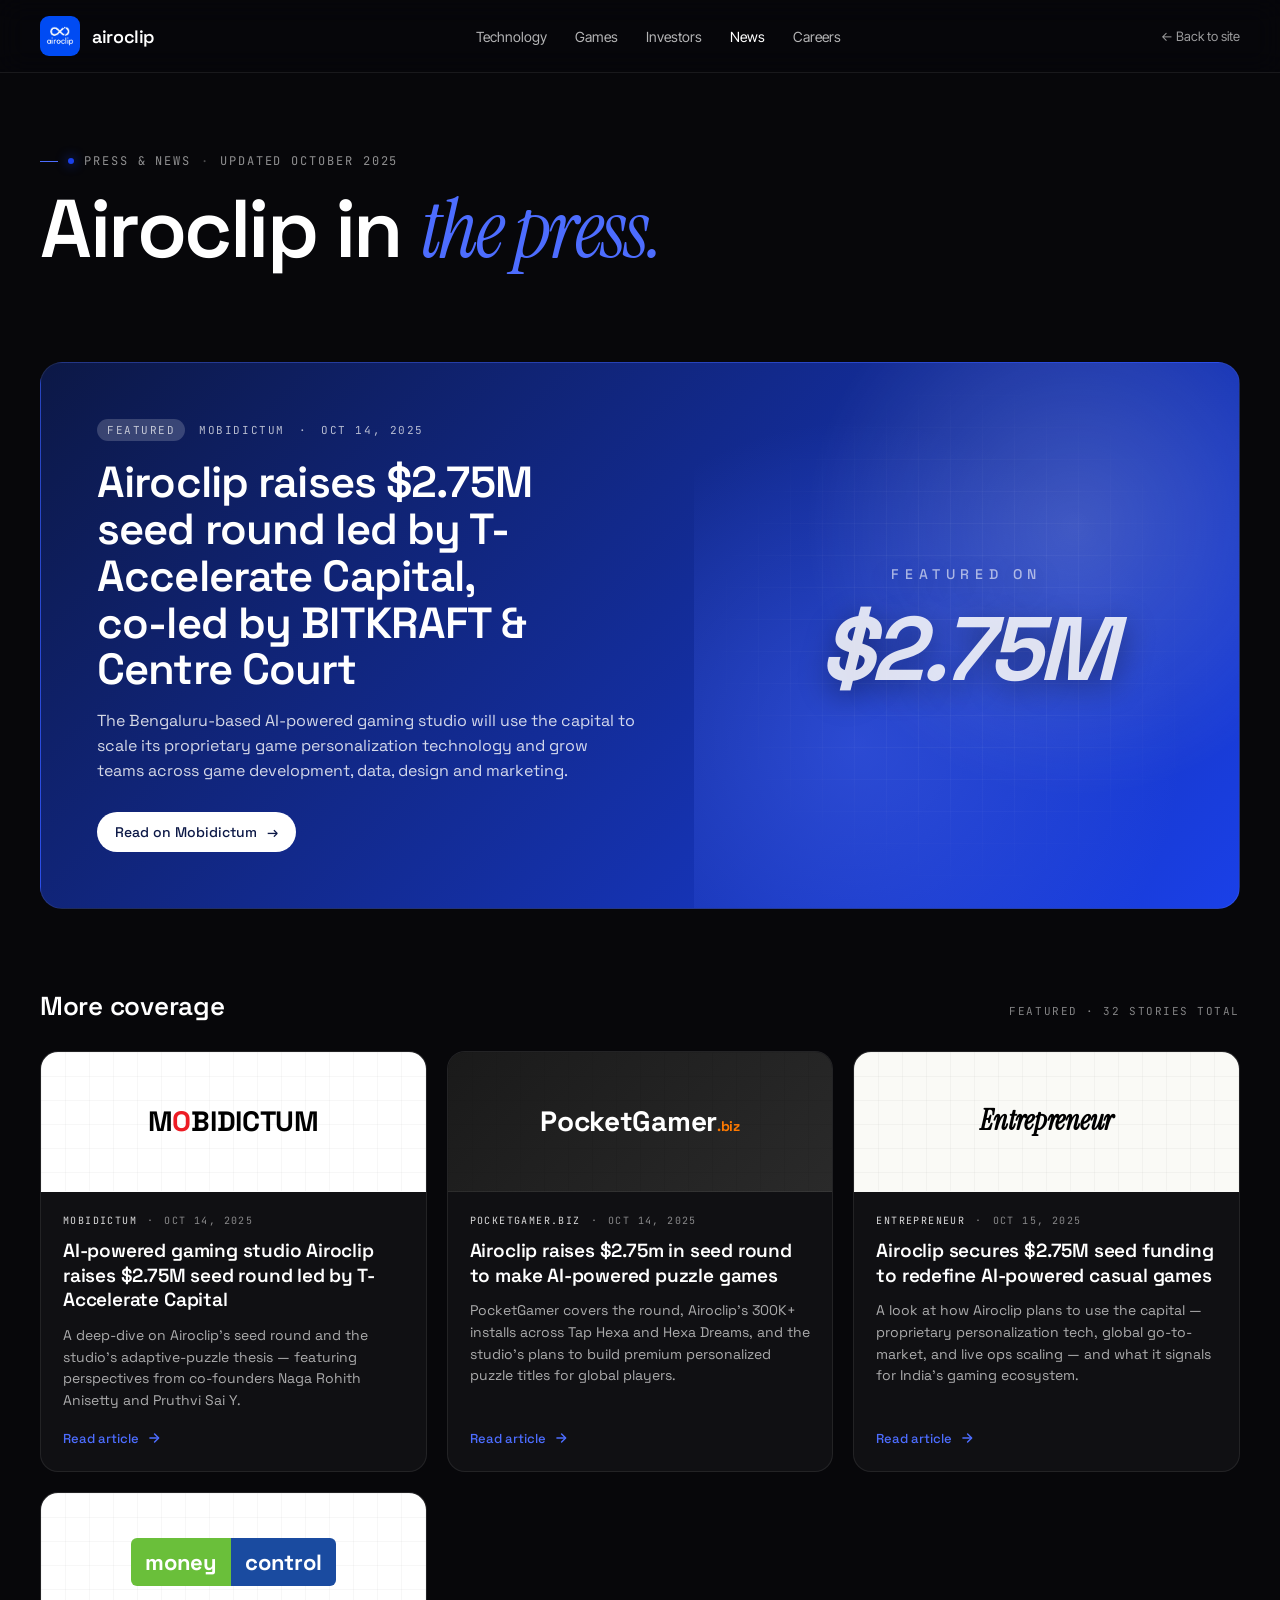
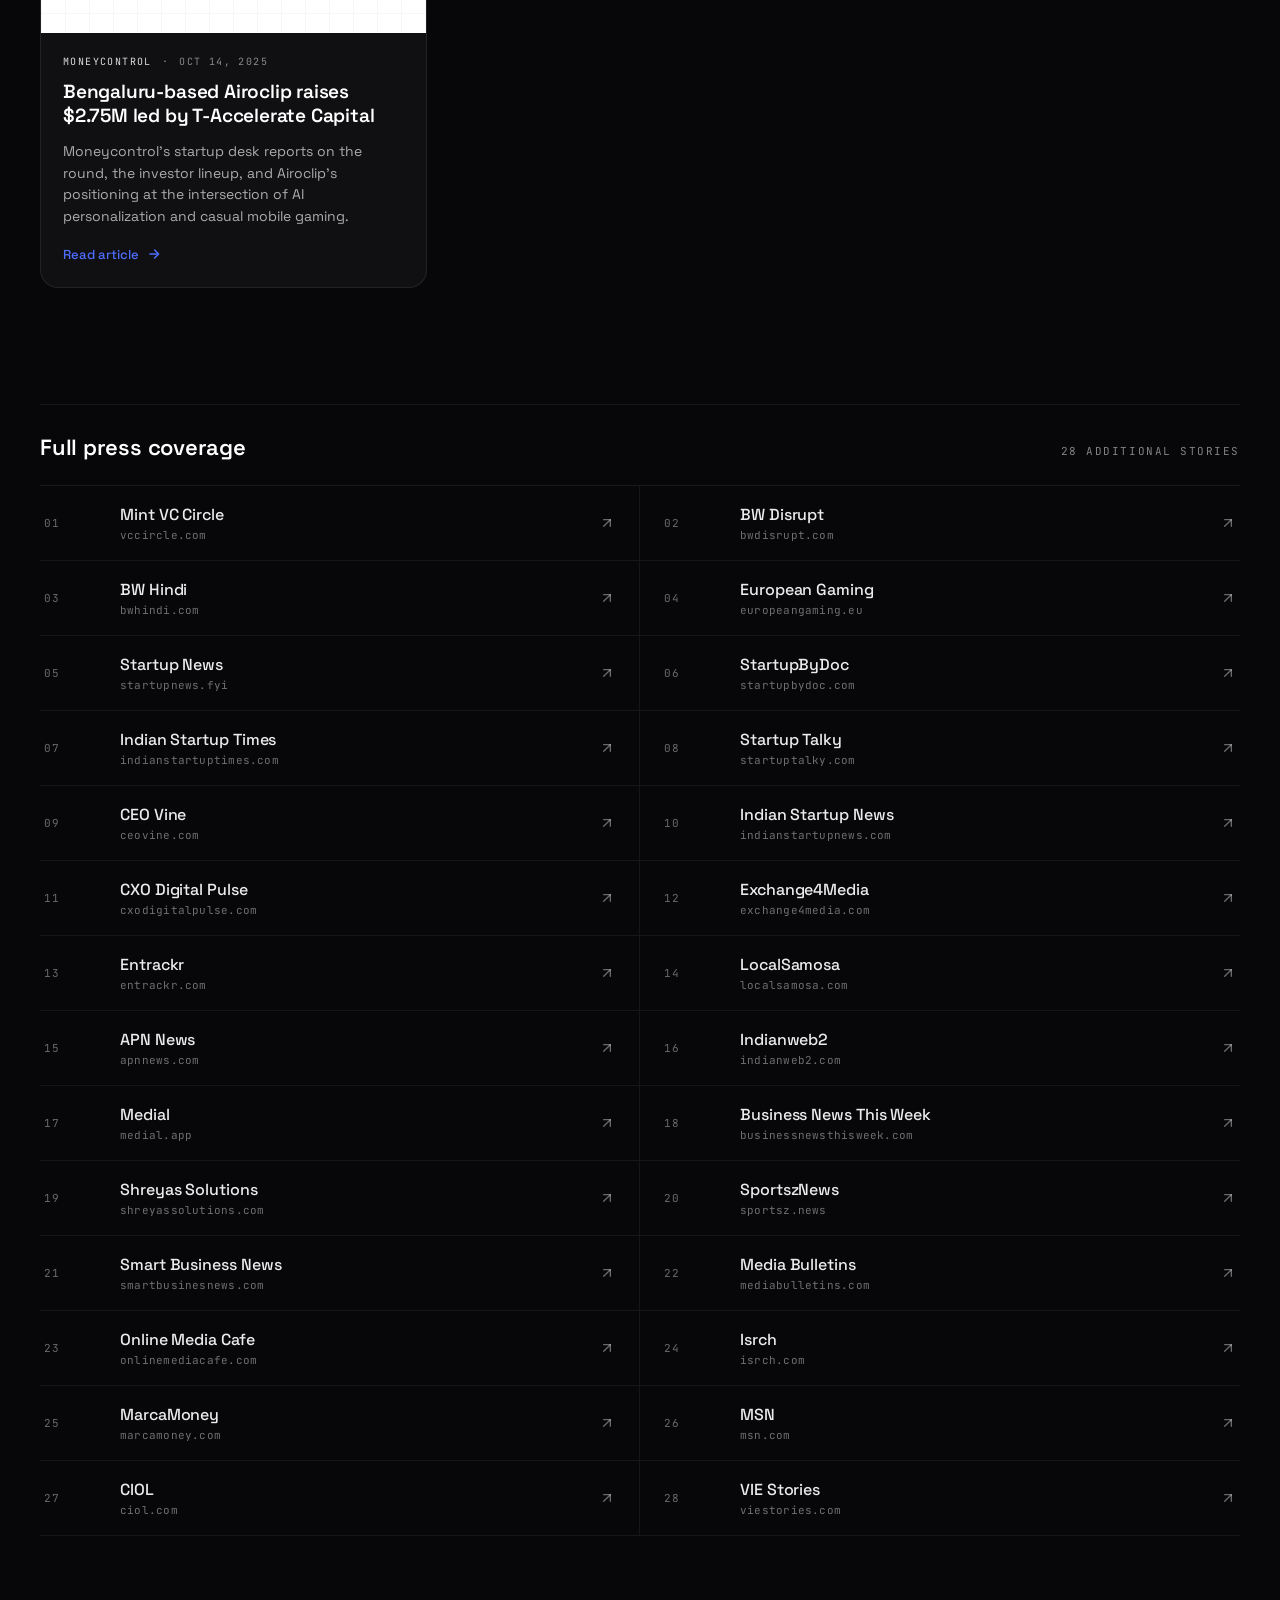
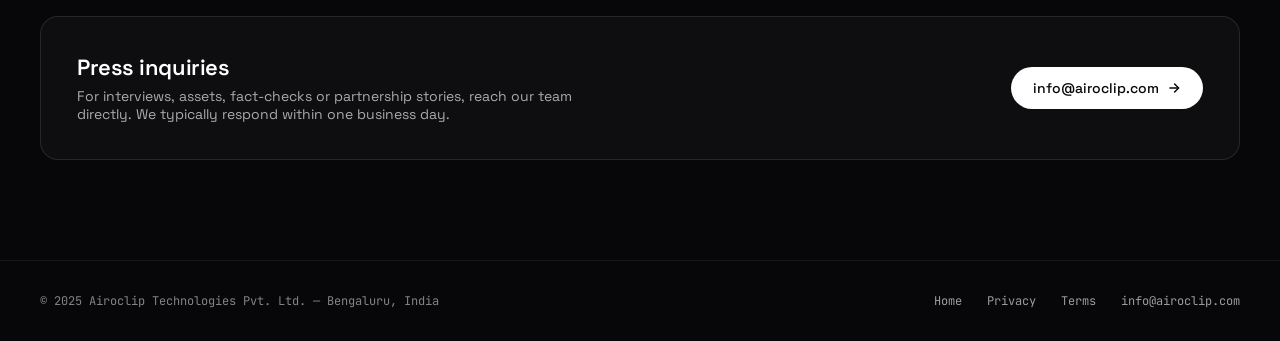
<file: news.html>
<!doctype html>
<html lang="en">
<head>
<meta charset="utf-8" />
<meta name="viewport" content="width=device-width, initial-scale=1" />
<title>News — Airoclip</title>
<meta name="description" content="Press coverage and news featuring Airoclip — AI-powered casual gaming studio based in Bengaluru." />
<link rel="icon" type="image/png" href="assets/airoclip-logo.png" />

<link rel="preconnect" href="https://fonts.googleapis.com">
<link rel="preconnect" href="https://fonts.gstatic.com" crossorigin>
<link href="https://fonts.googleapis.com/css2?family=Space+Grotesk:wght@400;500;600;700&family=Inter+Tight:wght@400;500;600;700&family=Instrument+Serif:ital@0;1&family=JetBrains+Mono:wght@400;500&display=swap" rel="stylesheet">

<link rel="stylesheet" href="styles/shared.css" />
<link rel="stylesheet" href="styles/studio.css" />

<style>
  body { background: #07070a; }

  .news-page { min-height: 100vh; }

  /* Top nav (matches studio.jsx) */
  .news-nav {
    position: sticky; top: 0; z-index: 50;
    background: rgba(7,7,10,0.7); backdrop-filter: blur(14px);
    border-bottom: 1px solid rgba(255,255,255,0.08);
    padding: 16px 40px;
    display: flex; align-items: center; justify-content: space-between;
    font-family: 'Inter Tight', system-ui, sans-serif;
  }
  .news-nav .brand { display: flex; align-items: center; gap: 12px; font-weight: 600; font-size: 18px; letter-spacing: -0.02em; font-family: 'Space Grotesk', sans-serif; color: #fff; }
  .news-nav .brand .mark { width: 40px; height: 40px; border-radius: 9px; overflow: hidden; display: block; }
  .news-nav .brand .mark img { width: 100%; height: 100%; display: block; object-fit: cover; }
  .news-nav .links { display: flex; gap: 28px; font-size: 14px; }
  .news-nav .links a { color: rgba(255,255,255,0.7); transition: color .15s; }
  .news-nav .links a:hover, .news-nav .links a.active { color: #fff; }
  .news-nav .back { font-size: 13px; color: rgba(255,255,255,0.6); }
  .news-nav .back:hover { color: #fff; }
  @media (max-width: 760px) {
    .news-nav { padding: 14px 20px; }
    .news-nav .links { display: none; }
  }

  /* Hero */
  .news-hero {
    max-width: 1280px; margin: 0 auto;
    padding: 80px 40px 40px;
    color: #fff;
  }
  .news-hero .eyebrow {
    font-family: 'JetBrains Mono', monospace;
    font-size: 12px; letter-spacing: 0.16em; text-transform: uppercase;
    color: rgba(255,255,255,0.55);
    display: flex; align-items: center; gap: 10px;
  }
  .news-hero .eyebrow .dot { width: 6px; height: 6px; border-radius: 50%; background: #1a40e8; box-shadow: 0 0 12px #1a40e8; }
  .news-hero h1 {
    font-family: 'Space Grotesk', system-ui, sans-serif;
    font-weight: 600;
    font-size: clamp(44px, 6.4vw, 84px);
    line-height: 1.02; letter-spacing: -0.03em;
    margin-top: 18px;
    text-wrap: pretty;
  }
  .news-hero h1 em {
    font-family: 'Instrument Serif', serif;
    font-style: italic; font-weight: 400;
    color: #4d6dff;
  }
  .news-hero .lede {
    margin-top: 26px;
    max-width: 640px;
    font-size: 18px; line-height: 1.55;
    color: rgba(255,255,255,0.7);
  }

  /* Featured lead */
  .news-lead {
    max-width: 1280px; margin: 24px auto 56px; padding: 0 40px;
  }
  .news-lead a {
    display: grid; grid-template-columns: 1.2fr 1fr;
    gap: 0;
    border-radius: 22px; overflow: hidden;
    background: linear-gradient(135deg, #0c1846 0%, #1a40e8 100%);
    color: #fff;
    border: 1px solid rgba(255,255,255,0.08);
    transition: transform .25s ease, box-shadow .25s ease;
  }
  .news-lead a:hover { transform: translateY(-3px); box-shadow: 0 30px 80px -20px rgba(26,64,232,0.5); }
  .news-lead .lead-text { padding: 56px 56px; }
  .news-lead .lead-meta {
    font-family: 'JetBrains Mono', monospace;
    font-size: 11px; letter-spacing: 0.14em; text-transform: uppercase;
    color: rgba(255,255,255,0.7);
    display: flex; gap: 14px; align-items: center;
  }
  .news-lead .lead-meta .pill { background: rgba(255,255,255,0.18); padding: 4px 10px; border-radius: 999px; }
  .news-lead h2 {
    font-family: 'Space Grotesk', system-ui, sans-serif;
    font-weight: 600;
    font-size: clamp(28px, 3.4vw, 44px);
    line-height: 1.08; letter-spacing: -0.02em;
    margin-top: 18px; text-wrap: pretty;
  }
  .news-lead p {
    margin-top: 16px;
    font-size: 16px; line-height: 1.55;
    color: rgba(255,255,255,0.82);
    max-width: 540px;
  }
  .news-lead .lead-arrow {
    display: inline-flex; align-items: center; gap: 10px;
    margin-top: 28px; padding: 11px 18px;
    border-radius: 999px;
    background: #fff; color: #0c1846;
    font-size: 14px; font-weight: 500;
  }
  .news-lead .lead-art {
    position: relative; min-height: 360px;
    background:
      radial-gradient(circle at 70% 30%, rgba(255,255,255,0.18) 0%, transparent 50%),
      radial-gradient(circle at 30% 70%, rgba(77,109,255,0.4) 0%, transparent 60%);
    overflow: hidden;
  }
  .news-lead .lead-art .pub-mono {
    position: absolute; inset: 0;
    display: grid; place-items: center;
    font-family: 'Space Grotesk', system-ui, sans-serif;
    font-size: 90px; font-weight: 700; letter-spacing: -0.04em;
    color: rgba(255,255,255,0.85);
    text-shadow: 0 8px 30px rgba(0,0,0,0.4);
  }
  .news-lead .lead-art .pub-mono .small {
    font-size: 14px; letter-spacing: 0.4em; text-transform: uppercase;
    color: rgba(255,255,255,0.6);
    display: block;
    font-weight: 500;
    margin-bottom: 8px;
  }
  .news-lead .lead-art .grid-bg {
    position: absolute; inset: 0;
    background-image:
      linear-gradient(rgba(255,255,255,0.04) 1px, transparent 1px),
      linear-gradient(90deg, rgba(255,255,255,0.04) 1px, transparent 1px);
    background-size: 32px 32px;
    mask-image: radial-gradient(circle at 50% 50%, #000 30%, transparent 70%);
  }

  @media (max-width: 900px) {
    .news-lead a { grid-template-columns: 1fr; }
    .news-lead .lead-text { padding: 36px 28px; }
    .news-lead .lead-art { min-height: 220px; order: -1; }
    .news-lead .lead-art .pub-mono { font-size: 56px; }
  }

  /* Reel */
  .news-reel-section {
    max-width: 1280px; margin: 0 auto; padding: 24px 40px 100px;
  }
  .reel-head {
    display: flex; align-items: baseline; justify-content: space-between;
    margin-bottom: 28px; gap: 24px; flex-wrap: wrap;
  }
  .reel-head h3 {
    font-family: 'Space Grotesk', system-ui, sans-serif;
    color: #fff; font-size: 26px; font-weight: 600; letter-spacing: -0.01em;
  }
  .reel-head .reel-meta {
    font-family: 'JetBrains Mono', monospace;
    font-size: 11px; letter-spacing: 0.14em; text-transform: uppercase;
    color: rgba(255,255,255,0.5);
  }

  .news-reel {
    display: grid;
    grid-template-columns: repeat(auto-fill, minmax(300px, 1fr));
    gap: 20px;
  }
  .news-card {
    display: flex; flex-direction: column;
    background: rgba(255,255,255,0.04);
    border: 1px solid rgba(255,255,255,0.08);
    border-radius: 18px;
    overflow: hidden;
    color: #fff;
    transition: transform .25s ease, border-color .25s ease, background .25s ease;
    min-height: 380px;
  }
  .news-card:hover {
    transform: translateY(-4px);
    border-color: rgba(255,255,255,0.22);
    background: rgba(255,255,255,0.06);
  }

  .news-card .pub-banner {
    height: 140px;
    display: grid; place-items: center;
    position: relative; overflow: hidden;
    border-bottom: 1px solid rgba(255,255,255,0.08);
  }
  .news-card .pub-banner .pubname {
    position: relative; z-index: 1;
    font-weight: 700;
    font-size: 28px;
    letter-spacing: -0.01em;
    text-align: center;
    line-height: 1;
  }
  .news-card .pub-banner .grid-bg {
    position: absolute; inset: 0;
    background-image:
      linear-gradient(rgba(0,0,0,0.08) 1px, transparent 1px),
      linear-gradient(90deg, rgba(0,0,0,0.08) 1px, transparent 1px);
    background-size: 24px 24px;
    opacity: 0.4;
  }

  /* Per-publication banner styling */
  .pub-mobidictum { background: #ffffff; }
  .pub-mobidictum .pubname { color: #000; font-family: 'Space Grotesk', sans-serif; font-weight: 800; letter-spacing: 0.04em; }
  .pub-mobidictum .pubname b { color: #ed1c24; font-weight: 800; }

  .pub-pocketgamer { background: linear-gradient(135deg, #1a1a1a 0%, #2a2a2a 100%); }
  .pub-pocketgamer .pubname { color: #fff; font-family: 'Space Grotesk', sans-serif; font-weight: 800; letter-spacing: 0.02em; }
  .pub-pocketgamer .pubname .biz { color: #ff7a00; font-size: 14px; font-weight: 700; }

  .pub-entrepreneur { background: #fafaf6; }
  .pub-entrepreneur .pubname { color: #000; font-family: 'Instrument Serif', 'Times New Roman', serif; font-weight: 400; font-style: italic; font-size: 34px; }

  .pub-moneycontrol { background: #ffffff; }
  .pub-moneycontrol .pubname-stack {
    position: relative; z-index: 1;
    display: inline-flex; border-radius: 6px; overflow: hidden;
    font-family: 'Space Grotesk', sans-serif; font-weight: 700;
    font-size: 22px; letter-spacing: -0.01em;
  }
  .pub-moneycontrol .pubname-stack .a { background: #6abf3a; color: #fff; padding: 10px 14px; }
  .pub-moneycontrol .pubname-stack .b { background: #1a4ba0; color: #fff; padding: 10px 14px; }

  .news-card .body { padding: 22px 22px 24px; display: flex; flex-direction: column; flex: 1; }
  .news-card .meta {
    font-family: 'JetBrains Mono', monospace;
    font-size: 10px; letter-spacing: 0.14em; text-transform: uppercase;
    color: rgba(255,255,255,0.5);
    display: flex; gap: 10px; align-items: center;
    margin-bottom: 12px;
  }
  .news-card .meta .pub { color: rgba(255,255,255,0.85); }
  .news-card h4 {
    font-family: 'Space Grotesk', system-ui, sans-serif;
    font-weight: 600;
    font-size: 19px; line-height: 1.3; letter-spacing: -0.01em;
    color: #fff;
    text-wrap: pretty;
  }
  .news-card .summary {
    margin-top: 12px;
    font-size: 14px; line-height: 1.55;
    color: rgba(255,255,255,0.65);
    flex: 1;
  }
  .news-card .read-more {
    margin-top: 18px;
    display: inline-flex; align-items: center; gap: 8px;
    font-size: 13px; font-weight: 500; color: #4d6dff;
  }
  .news-card .read-more svg { transition: transform .2s; }
  .news-card:hover .read-more svg { transform: translateX(3px); }

  /* All coverage list */
  .all-coverage {
    max-width: 1280px; margin: 0 auto; padding: 16px 40px 40px;
  }
  .all-coverage .head {
    display: flex; align-items: baseline; justify-content: space-between;
    margin-bottom: 24px; gap: 24px; flex-wrap: wrap;
    padding-top: 28px;
    border-top: 1px solid rgba(255,255,255,0.08);
  }
  .all-coverage h3 {
    font-family: 'Space Grotesk', system-ui, sans-serif;
    color: #fff; font-size: 22px; font-weight: 600; letter-spacing: -0.01em;
  }
  .all-coverage .meta {
    font-family: 'JetBrains Mono', monospace;
    font-size: 11px; letter-spacing: 0.14em; text-transform: uppercase;
    color: rgba(255,255,255,0.5);
  }
  .coverage-list {
    display: grid;
    grid-template-columns: repeat(2, 1fr);
    gap: 0;
    border-top: 1px solid rgba(255,255,255,0.08);
  }
  .coverage-row {
    display: grid;
    grid-template-columns: 56px 1fr auto;
    gap: 20px;
    align-items: center;
    padding: 18px 4px;
    border-bottom: 1px solid rgba(255,255,255,0.06);
    color: #fff;
    transition: background .15s ease, padding .15s ease;
  }
  .coverage-row:hover { background: rgba(255,255,255,0.03); padding-left: 14px; padding-right: 14px; }
  .coverage-row .num {
    font-family: 'JetBrains Mono', monospace;
    font-size: 11px; letter-spacing: 0.1em;
    color: rgba(255,255,255,0.4);
    font-variant-numeric: tabular-nums;
  }
  .coverage-row .pub {
    font-family: 'Space Grotesk', system-ui, sans-serif;
    font-size: 16px; font-weight: 500; letter-spacing: -0.005em;
    color: rgba(255,255,255,0.92);
  }
  .coverage-row .domain {
    display: block;
    font-family: 'JetBrains Mono', monospace;
    font-size: 11px; color: rgba(255,255,255,0.42);
    margin-top: 3px; letter-spacing: 0.02em;
  }
  .coverage-row .arrow {
    color: rgba(255,255,255,0.4);
    transition: transform .2s ease, color .2s ease;
  }
  .coverage-row:hover .arrow { color: #4d6dff; transform: translateX(3px); }

  /* alternating column dividers */
  @media (min-width: 760px) {
    .coverage-list .coverage-row:nth-child(odd) {
      border-right: 1px solid rgba(255,255,255,0.06);
      padding-right: 24px;
    }
    .coverage-list .coverage-row:nth-child(even) {
      padding-left: 24px;
    }
    .coverage-list .coverage-row:nth-child(odd):hover { padding-right: 34px; }
    .coverage-list .coverage-row:nth-child(even):hover { padding-left: 34px; }
  }
  @media (max-width: 760px) {
    .all-coverage { padding: 16px 20px 32px; }
    .coverage-list { grid-template-columns: 1fr; }
    .coverage-row { grid-template-columns: 36px 1fr auto; gap: 14px; padding: 16px 4px; }
    .coverage-row .pub { font-size: 15px; }
  }

  /* Press contact */
  .press-contact {
    max-width: 1280px; margin: 0 auto; padding: 40px 40px 100px;
  }
  .press-contact .card {
    background: rgba(255,255,255,0.03);
    border: 1px solid rgba(255,255,255,0.1);
    border-radius: 18px;
    padding: 36px;
    display: flex; align-items: center; justify-content: space-between; gap: 24px;
    flex-wrap: wrap;
  }
  .press-contact h4 { color: #fff; font-family: 'Space Grotesk', sans-serif; font-size: 22px; font-weight: 600; }
  .press-contact p { color: rgba(255,255,255,0.65); margin-top: 6px; font-size: 14px; max-width: 520px; }
  .press-contact a.cta {
    background: #fff; color: #07070a; padding: 12px 22px; border-radius: 999px;
    font-size: 14px; font-weight: 500;
    display: inline-flex; align-items: center; gap: 8px;
  }

  /* Footer */
  .news-footer {
    border-top: 1px solid rgba(255,255,255,0.08);
    padding: 32px 40px;
    color: rgba(255,255,255,0.5);
    font-family: 'JetBrains Mono', monospace;
    font-size: 12px;
    display: flex; justify-content: space-between; align-items: center; flex-wrap: wrap; gap: 12px;
  }
  .news-footer a { color: rgba(255,255,255,0.6); margin-left: 18px; }
  .news-footer a:hover { color: #fff; }
</style>
</head>
<body>
<div class="news-page studio">

  <nav class="news-nav">
    <a href="index.html" class="brand">
      <span class="mark"><img src="assets/airoclip-logo.png" alt="Airoclip" /></span>
      <span>airoclip</span>
    </a>
    <div class="links">
      <a href="index.html#tech">Technology</a>
      <a href="index.html#games">Games</a>
      <a href="index.html#investors">Investors</a>
      <a href="news.html" class="active">News</a>
      <a href="https://app.dover.com/jobs/airoclip" target="_blank" rel="noopener">Careers</a>
    </div>
    <a href="index.html" class="back">← Back to site</a>
  </nav>

  <header class="news-hero">
    <div class="eyebrow"><span class="dot"></span><span>Press &amp; News</span><span style="opacity:.5">·</span><span>Updated October 2025</span></div>
    <h1>Airoclip in <em>the press.</em></h1>
    <p class="lede">
</p>
  </header>

  <!-- FEATURED -->
  <section class="news-lead">
    <a href="https://mobidictum.com/airoclip-2-75m-seed-round-t-accelerate-capital/" target="_blank" rel="noopener">
      <div class="lead-text">
        <div class="lead-meta">
          <span class="pill">Featured</span>
          <span>Mobidictum</span>
          <span>·</span>
          <span>Oct 14, 2025</span>
        </div>
        <h2>Airoclip raises $2.75M seed round led by T-Accelerate Capital, co-led by BITKRAFT &amp; Centre Court</h2>
        <p>The Bengaluru-based AI-powered gaming studio will use the capital to scale its proprietary game personalization technology and grow teams across game development, data, design and marketing.</p>
        <span class="lead-arrow">Read on Mobidictum <span aria-hidden="true">→</span></span>
      </div>
      <div class="lead-art">
        <div class="grid-bg"></div>
        <div class="pub-mono">
          <div style="text-align:center">
            <span class="small">Featured on</span>
            <span style="display:block; font-style: italic;">$2.75M</span>
          </div>
        </div>
      </div>
    </a>
  </section>

  <!-- REEL -->
  <section class="news-reel-section">
    <div class="reel-head">
      <h3>More coverage</h3>
      <span class="reel-meta">Featured · 32 stories total</span>
    </div>

    <div class="news-reel">

      <a href="https://mobidictum.com/airoclip-2-75m-seed-round-t-accelerate-capital/" target="_blank" rel="noopener" class="news-card">
        <div class="pub-banner pub-mobidictum">
          <div class="grid-bg"></div>
          <div class="pubname">M<b>O</b>BIDICTUM</div>
        </div>
        <div class="body">
          <div class="meta"><span class="pub">Mobidictum</span><span>·</span><span>Oct 14, 2025</span></div>
          <h4>AI-powered gaming studio Airoclip raises $2.75M seed round led by T-Accelerate Capital</h4>
          <p class="summary">A deep-dive on Airoclip's seed round and the studio's adaptive-puzzle thesis — featuring perspectives from co-founders Naga Rohith Anisetty and Pruthvi Sai Y.</p>
          <span class="read-more">
            Read article
            <svg width="14" height="14" viewBox="0 0 24 24" fill="none" stroke="currentColor" stroke-width="2.5" stroke-linecap="round" stroke-linejoin="round" aria-hidden="true"><path d="M5 12h14"/><path d="m13 5 7 7-7 7"/></svg>
          </span>
        </div>
      </a>

      <a href="https://www.pocketgamer.biz/airoclip-raises-275m-in-seed-round-to-make-ai-powered-puzzle-games/" target="_blank" rel="noopener" class="news-card">
        <div class="pub-banner pub-pocketgamer">
          <div class="grid-bg"></div>
          <div class="pubname">PocketGamer<span class="biz">.biz</span></div>
        </div>
        <div class="body">
          <div class="meta"><span class="pub">PocketGamer.biz</span><span>·</span><span>Oct 14, 2025</span></div>
          <h4>Airoclip raises $2.75m in seed round to make AI-powered puzzle games</h4>
          <p class="summary">PocketGamer covers the round, Airoclip's 300K+ installs across Tap Hexa and Hexa Dreams, and the studio's plans to build premium personalized puzzle titles for global players.</p>
          <span class="read-more">
            Read article
            <svg width="14" height="14" viewBox="0 0 24 24" fill="none" stroke="currentColor" stroke-width="2.5" stroke-linecap="round" stroke-linejoin="round" aria-hidden="true"><path d="M5 12h14"/><path d="m13 5 7 7-7 7"/></svg>
          </span>
        </div>
      </a>

      <a href="https://www.entrepreneur.com/en-in/news-and-trends/airoclip-bags-275mn-seed-round-from-t-accelerate-capital/498291" target="_blank" rel="noopener" class="news-card">
        <div class="pub-banner pub-entrepreneur">
          <div class="grid-bg"></div>
          <div class="pubname">Entrepreneur</div>
        </div>
        <div class="body">
          <div class="meta"><span class="pub">Entrepreneur</span><span>·</span><span>Oct 15, 2025</span></div>
          <h4>Airoclip secures $2.75M seed funding to redefine AI-powered casual games</h4>
          <p class="summary">A look at how Airoclip plans to use the capital — proprietary personalization tech, global go-to-market, and live ops scaling — and what it signals for India's gaming ecosystem.</p>
          <span class="read-more">
            Read article
            <svg width="14" height="14" viewBox="0 0 24 24" fill="none" stroke="currentColor" stroke-width="2.5" stroke-linecap="round" stroke-linejoin="round" aria-hidden="true"><path d="M5 12h14"/><path d="m13 5 7 7-7 7"/></svg>
          </span>
        </div>
      </a>

      <a href="https://www.moneycontrol.com/news/business/startup/ai-powered-gaming-studio-airoclip-bags-2-75-million-from-t-accelerate-capital-centre-court-capital-bitkraft-13615077.html" target="_blank" rel="noopener" class="news-card">
        <div class="pub-banner pub-moneycontrol">
          <div class="grid-bg"></div>
          <div class="pubname-stack">
            <span class="a">money</span><span class="b">control</span>
          </div>
        </div>
        <div class="body">
          <div class="meta"><span class="pub">Moneycontrol</span><span>·</span><span>Oct 14, 2025</span></div>
          <h4>Bengaluru-based Airoclip raises $2.75M led by T-Accelerate Capital</h4>
          <p class="summary">Moneycontrol's startup desk reports on the round, the investor lineup, and Airoclip's positioning at the intersection of AI personalization and casual mobile gaming.</p>
          <span class="read-more">
            Read article
            <svg width="14" height="14" viewBox="0 0 24 24" fill="none" stroke="currentColor" stroke-width="2.5" stroke-linecap="round" stroke-linejoin="round" aria-hidden="true"><path d="M5 12h14"/><path d="m13 5 7 7-7 7"/></svg>
          </span>
        </div>
      </a>

    </div>
  </section>

  <!-- ALL COVERAGE -->
  <section class="all-coverage">
    <div class="head">
      <h3>Full press coverage</h3>
      <span class="meta">28 additional stories</span>
    </div>
    <div class="coverage-list">

      <a href="https://www.vccircle.com/speakxairbound-airoclip-others-raise-early-stage-funding" target="_blank" rel="noopener" class="coverage-row">
        <span class="num">01</span>
        <span><span class="pub">Mint VC Circle</span><span class="domain">vccircle.com</span></span>
        <svg class="arrow" width="16" height="16" viewBox="0 0 24 24" fill="none" stroke="currentColor" stroke-width="2" stroke-linecap="round" stroke-linejoin="round" aria-hidden="true"><path d="M7 17 17 7"/><path d="M7 7h10v10"/></svg>
      </a>

      <a href="https://www.bwdisrupt.com/article/airoclip-bags-2-75-mn-seed-funding-from-t-accelerate-centre-court-capital-bitkraft-575433" target="_blank" rel="noopener" class="coverage-row">
        <span class="num">02</span>
        <span><span class="pub">BW Disrupt</span><span class="domain">bwdisrupt.com</span></span>
        <svg class="arrow" width="16" height="16" viewBox="0 0 24 24" fill="none" stroke="currentColor" stroke-width="2" stroke-linecap="round" stroke-linejoin="round" aria-hidden="true"><path d="M7 17 17 7"/><path d="M7 7h10v10"/></svg>
      </a>

      <a href="https://www.bwhindi.com/business-news/airoclip-raised-275-million-preparing-to-create-a-world-class-ai-powered-gaming-experience-from-india-67614.html/amp" target="_blank" rel="noopener" class="coverage-row">
        <span class="num">03</span>
        <span><span class="pub">BW Hindi</span><span class="domain">bwhindi.com</span></span>
        <svg class="arrow" width="16" height="16" viewBox="0 0 24 24" fill="none" stroke="currentColor" stroke-width="2" stroke-linecap="round" stroke-linejoin="round" aria-hidden="true"><path d="M7 17 17 7"/><path d="M7 7h10v10"/></svg>
      </a>

      <a href="https://europeangaming.eu/portal/latest-news/2025/10/14/193886/airoclip-raises-2-75m-seed-round-led-by-t-accelerate-capital-and-co-led-by-centre-court-capital-and-bitkraft-ventures/" target="_blank" rel="noopener" class="coverage-row">
        <span class="num">04</span>
        <span><span class="pub">European Gaming</span><span class="domain">europeangaming.eu</span></span>
        <svg class="arrow" width="16" height="16" viewBox="0 0 24 24" fill="none" stroke="currentColor" stroke-width="2" stroke-linecap="round" stroke-linejoin="round" aria-hidden="true"><path d="M7 17 17 7"/><path d="M7 7h10v10"/></svg>
      </a>

      <a href="https://startupnews.fyi/2025/10/14/airoclip-raises-2-75-mn-in-seed-round-led-by-t-accelerate-capital/" target="_blank" rel="noopener" class="coverage-row">
        <span class="num">05</span>
        <span><span class="pub">Startup News</span><span class="domain">startupnews.fyi</span></span>
        <svg class="arrow" width="16" height="16" viewBox="0 0 24 24" fill="none" stroke="currentColor" stroke-width="2" stroke-linecap="round" stroke-linejoin="round" aria-hidden="true"><path d="M7 17 17 7"/><path d="M7 7h10v10"/></svg>
      </a>

      <a href="https://startupbydoc.com/airoclip-raises-2-75-million-seed-funding-to-build-adaptive-gaming-experiences/" target="_blank" rel="noopener" class="coverage-row">
        <span class="num">06</span>
        <span><span class="pub">StartupByDoc</span><span class="domain">startupbydoc.com</span></span>
        <svg class="arrow" width="16" height="16" viewBox="0 0 24 24" fill="none" stroke="currentColor" stroke-width="2" stroke-linecap="round" stroke-linejoin="round" aria-hidden="true"><path d="M7 17 17 7"/><path d="M7 7h10v10"/></svg>
      </a>

      <a href="https://www.indianstartuptimes.com/investment/airoclip-secures-2-75-million-seed-funding-to-advance-ai-powered-game-personalization/" target="_blank" rel="noopener" class="coverage-row">
        <span class="num">07</span>
        <span><span class="pub">Indian Startup Times</span><span class="domain">indianstartuptimes.com</span></span>
        <svg class="arrow" width="16" height="16" viewBox="0 0 24 24" fill="none" stroke="currentColor" stroke-width="2" stroke-linecap="round" stroke-linejoin="round" aria-hidden="true"><path d="M7 17 17 7"/><path d="M7 7h10v10"/></svg>
      </a>

      <a href="https://startuptalky.com/news/daily-indian-funding-roundup-key-news-14-october-2025/" target="_blank" rel="noopener" class="coverage-row">
        <span class="num">08</span>
        <span><span class="pub">Startup Talky</span><span class="domain">startuptalky.com</span></span>
        <svg class="arrow" width="16" height="16" viewBox="0 0 24 24" fill="none" stroke="currentColor" stroke-width="2" stroke-linecap="round" stroke-linejoin="round" aria-hidden="true"><path d="M7 17 17 7"/><path d="M7 7h10v10"/></svg>
      </a>

      <a href="https://www.ceovine.com/airoclip-raises-2-75-million-seed-funding/" target="_blank" rel="noopener" class="coverage-row">
        <span class="num">09</span>
        <span><span class="pub">CEO Vine</span><span class="domain">ceovine.com</span></span>
        <svg class="arrow" width="16" height="16" viewBox="0 0 24 24" fill="none" stroke="currentColor" stroke-width="2" stroke-linecap="round" stroke-linejoin="round" aria-hidden="true"><path d="M7 17 17 7"/><path d="M7 7h10v10"/></svg>
      </a>

      <a href="https://indianstartupnews.com/funding/ai-powered-gaming-startup-airoclip-raises-275-million-from-tac-centre-court-capital-bitkraft-10560855" target="_blank" rel="noopener" class="coverage-row">
        <span class="num">10</span>
        <span><span class="pub">Indian Startup News</span><span class="domain">indianstartupnews.com</span></span>
        <svg class="arrow" width="16" height="16" viewBox="0 0 24 24" fill="none" stroke="currentColor" stroke-width="2" stroke-linecap="round" stroke-linejoin="round" aria-hidden="true"><path d="M7 17 17 7"/><path d="M7 7h10v10"/></svg>
      </a>

      <a href="https://www.cxodigitalpulse.com/ai-driven-gaming-studio-airoclip-secures-2-75-million-seed-funding-to-redefine-personalized-play/" target="_blank" rel="noopener" class="coverage-row">
        <span class="num">11</span>
        <span><span class="pub">CXO Digital Pulse</span><span class="domain">cxodigitalpulse.com</span></span>
        <svg class="arrow" width="16" height="16" viewBox="0 0 24 24" fill="none" stroke="currentColor" stroke-width="2" stroke-linecap="round" stroke-linejoin="round" aria-hidden="true"><path d="M7 17 17 7"/><path d="M7 7h10v10"/></svg>
      </a>

      <a href="https://www.exchange4media.com/industry-briefing-news/airoclip-raises-275m-in-seed-round-148391.html" target="_blank" rel="noopener" class="coverage-row">
        <span class="num">12</span>
        <span><span class="pub">Exchange4Media</span><span class="domain">exchange4media.com</span></span>
        <svg class="arrow" width="16" height="16" viewBox="0 0 24 24" fill="none" stroke="currentColor" stroke-width="2" stroke-linecap="round" stroke-linejoin="round" aria-hidden="true"><path d="M7 17 17 7"/><path d="M7 7h10v10"/></svg>
      </a>

      <a href="https://entrackr.com/snippets/airoclip-raises-275-mn-in-seed-round-led-by-t-accelerate-capital-10560589" target="_blank" rel="noopener" class="coverage-row">
        <span class="num">13</span>
        <span><span class="pub">Entrackr</span><span class="domain">entrackr.com</span></span>
        <svg class="arrow" width="16" height="16" viewBox="0 0 24 24" fill="none" stroke="currentColor" stroke-width="2" stroke-linecap="round" stroke-linejoin="round" aria-hidden="true"><path d="M7 17 17 7"/><path d="M7 7h10v10"/></svg>
      </a>

      <a href="https://www.localsamosa.com/news/airoclip-seed-round-funding-10560075" target="_blank" rel="noopener" class="coverage-row">
        <span class="num">14</span>
        <span><span class="pub">LocalSamosa</span><span class="domain">localsamosa.com</span></span>
        <svg class="arrow" width="16" height="16" viewBox="0 0 24 24" fill="none" stroke="currentColor" stroke-width="2" stroke-linecap="round" stroke-linejoin="round" aria-hidden="true"><path d="M7 17 17 7"/><path d="M7 7h10v10"/></svg>
      </a>

      <a href="https://www.apnnews.com/airoclip-raises-2-75m-seed-round-led-by-t-accelerate-capital-and-co-led-by-centre-court-capital-and-bitkraft-ventures/" target="_blank" rel="noopener" class="coverage-row">
        <span class="num">15</span>
        <span><span class="pub">APN News</span><span class="domain">apnnews.com</span></span>
        <svg class="arrow" width="16" height="16" viewBox="0 0 24 24" fill="none" stroke="currentColor" stroke-width="2" stroke-linecap="round" stroke-linejoin="round" aria-hidden="true"><path d="M7 17 17 7"/><path d="M7 7h10v10"/></svg>
      </a>

      <a href="https://www.indianweb2.com/2025/10/airoclip-lands-275m-to-fuse-generative.html" target="_blank" rel="noopener" class="coverage-row">
        <span class="num">16</span>
        <span><span class="pub">Indianweb2</span><span class="domain">indianweb2.com</span></span>
        <svg class="arrow" width="16" height="16" viewBox="0 0 24 24" fill="none" stroke="currentColor" stroke-width="2" stroke-linecap="round" stroke-linejoin="round" aria-hidden="true"><path d="M7 17 17 7"/><path d="M7 7h10v10"/></svg>
      </a>

      <a href="https://medial.app/news/airoclip-raises-dollar275-mn-in-seed-round-led-by-t-accelerate-capital-564ddfa43f490" target="_blank" rel="noopener" class="coverage-row">
        <span class="num">17</span>
        <span><span class="pub">Medial</span><span class="domain">medial.app</span></span>
        <svg class="arrow" width="16" height="16" viewBox="0 0 24 24" fill="none" stroke="currentColor" stroke-width="2" stroke-linecap="round" stroke-linejoin="round" aria-hidden="true"><path d="M7 17 17 7"/><path d="M7 7h10v10"/></svg>
      </a>

      <a href="https://businessnewsthisweek.com/business/airoclip-raises-two-million-seven-hundred-fifty-thousand-dollar-seed-round-led-by-t-accelerate-capital-and-co-led-by-centre-court-capital-and-bitkraft-ventures/" target="_blank" rel="noopener" class="coverage-row">
        <span class="num">18</span>
        <span><span class="pub">Business News This Week</span><span class="domain">businessnewsthisweek.com</span></span>
        <svg class="arrow" width="16" height="16" viewBox="0 0 24 24" fill="none" stroke="currentColor" stroke-width="2" stroke-linecap="round" stroke-linejoin="round" aria-hidden="true"><path d="M7 17 17 7"/><path d="M7 7h10v10"/></svg>
      </a>

      <a href="https://www.shreyassolutions.com/business/airoclip-raises-two-million-seven-hundred-fifty-thousand-dollar-seed-round-led-by-t-accelerate-capital-and-co-led-by-centre-court-capital-and-bitkraft-ventures" target="_blank" rel="noopener" class="coverage-row">
        <span class="num">19</span>
        <span><span class="pub">Shreyas Solutions</span><span class="domain">shreyassolutions.com</span></span>
        <svg class="arrow" width="16" height="16" viewBox="0 0 24 24" fill="none" stroke="currentColor" stroke-width="2" stroke-linecap="round" stroke-linejoin="round" aria-hidden="true"><path d="M7 17 17 7"/><path d="M7 7h10v10"/></svg>
      </a>

      <a href="https://sportsz.news/business/airoclip-raises-two-million-seven-hundred-fifty-thousand-dollar-seed-round-led-by-t-accelerate-capital-and-co-led-by-centre-court-capital-and-bitkraft-ventures/" target="_blank" rel="noopener" class="coverage-row">
        <span class="num">20</span>
        <span><span class="pub">SportszNews</span><span class="domain">sportsz.news</span></span>
        <svg class="arrow" width="16" height="16" viewBox="0 0 24 24" fill="none" stroke="currentColor" stroke-width="2" stroke-linecap="round" stroke-linejoin="round" aria-hidden="true"><path d="M7 17 17 7"/><path d="M7 7h10v10"/></svg>
      </a>

      <a href="https://smartbusinesnews.com/business/airoclip-raises-two-million-seven-hundred-fifty-thousand-dollar-seed-round-led-by-t-accelerate-capital-and-co-led-by-centre-court-capital-and-bitkraft-ventures/" target="_blank" rel="noopener" class="coverage-row">
        <span class="num">21</span>
        <span><span class="pub">Smart Business News</span><span class="domain">smartbusinesnews.com</span></span>
        <svg class="arrow" width="16" height="16" viewBox="0 0 24 24" fill="none" stroke="currentColor" stroke-width="2" stroke-linecap="round" stroke-linejoin="round" aria-hidden="true"><path d="M7 17 17 7"/><path d="M7 7h10v10"/></svg>
      </a>

      <a href="https://mediabulletins.com/business/airoclip-raises-two-million-seven-hundred-fifty-thousand-dollar-seed-round-led-by-t-accelerate-capital-and-co-led-by-centre-court-capital-and-bitkraft-ventures/" target="_blank" rel="noopener" class="coverage-row">
        <span class="num">22</span>
        <span><span class="pub">Media Bulletins</span><span class="domain">mediabulletins.com</span></span>
        <svg class="arrow" width="16" height="16" viewBox="0 0 24 24" fill="none" stroke="currentColor" stroke-width="2" stroke-linecap="round" stroke-linejoin="round" aria-hidden="true"><path d="M7 17 17 7"/><path d="M7 7h10v10"/></svg>
      </a>

      <a href="https://onlinemediacafe.com/business/airoclip-raises-two-million-seven-hundred-fifty-thousand-dollar-seed-round-led-by-t-accelerate-capital-and-co-led-by-centre-court-capital-and-bitkraft-ventures/" target="_blank" rel="noopener" class="coverage-row">
        <span class="num">23</span>
        <span><span class="pub">Online Media Cafe</span><span class="domain">onlinemediacafe.com</span></span>
        <svg class="arrow" width="16" height="16" viewBox="0 0 24 24" fill="none" stroke="currentColor" stroke-width="2" stroke-linecap="round" stroke-linejoin="round" aria-hidden="true"><path d="M7 17 17 7"/><path d="M7 7h10v10"/></svg>
      </a>

      <a href="https://isrch.com/2025/10/14/airoclip-raises-usd-2-75m-seed-round-led-by-t-accelerate-capital-and-co-led-by-centre-court-capital-and-bitkraft-ventures/" target="_blank" rel="noopener" class="coverage-row">
        <span class="num">24</span>
        <span><span class="pub">Isrch</span><span class="domain">isrch.com</span></span>
        <svg class="arrow" width="16" height="16" viewBox="0 0 24 24" fill="none" stroke="currentColor" stroke-width="2" stroke-linecap="round" stroke-linejoin="round" aria-hidden="true"><path d="M7 17 17 7"/><path d="M7 7h10v10"/></svg>
      </a>

      <a href="https://www.marcamoney.com/airoclip-raises-2-75-million-in-seed-funding-led-by-t-accelerate-capital/" target="_blank" rel="noopener" class="coverage-row">
        <span class="num">25</span>
        <span><span class="pub">MarcaMoney</span><span class="domain">marcamoney.com</span></span>
        <svg class="arrow" width="16" height="16" viewBox="0 0 24 24" fill="none" stroke="currentColor" stroke-width="2" stroke-linecap="round" stroke-linejoin="round" aria-hidden="true"><path d="M7 17 17 7"/><path d="M7 7h10v10"/></svg>
      </a>

      <a href="https://www.msn.com/en-in/money/news/airoclip-secures-275m-seed-funding-for-adaptive-puzzle-games/ar-AA1OqCRB?ocid=BingNewsSerp" target="_blank" rel="noopener" class="coverage-row">
        <span class="num">26</span>
        <span><span class="pub">MSN</span><span class="domain">msn.com</span></span>
        <svg class="arrow" width="16" height="16" viewBox="0 0 24 24" fill="none" stroke="currentColor" stroke-width="2" stroke-linecap="round" stroke-linejoin="round" aria-hidden="true"><path d="M7 17 17 7"/><path d="M7 7h10v10"/></svg>
      </a>

      <a href="https://www.ciol.com/funding-acquistion-merger/airoclip-secures-275m-seed-funding-for-adaptive-puzzle-games-10560595" target="_blank" rel="noopener" class="coverage-row">
        <span class="num">27</span>
        <span><span class="pub">CIOL</span><span class="domain">ciol.com</span></span>
        <svg class="arrow" width="16" height="16" viewBox="0 0 24 24" fill="none" stroke="currentColor" stroke-width="2" stroke-linecap="round" stroke-linejoin="round" aria-hidden="true"><path d="M7 17 17 7"/><path d="M7 7h10v10"/></svg>
      </a>

      <a href="https://viestories.com/funding-alert/gaming-studio-airoclip-raises-275-mn-in-seed-round-10560755" target="_blank" rel="noopener" class="coverage-row">
        <span class="num">28</span>
        <span><span class="pub">VIE Stories</span><span class="domain">viestories.com</span></span>
        <svg class="arrow" width="16" height="16" viewBox="0 0 24 24" fill="none" stroke="currentColor" stroke-width="2" stroke-linecap="round" stroke-linejoin="round" aria-hidden="true"><path d="M7 17 17 7"/><path d="M7 7h10v10"/></svg>
      </a>

    </div>
  </section>

  <!-- PRESS CONTACT -->
  <section class="press-contact">
    <div class="card">
      <div>
        <h4>Press inquiries</h4>
        <p>For interviews, assets, fact-checks or partnership stories, reach our team directly. We typically respond within one business day.</p>
      </div>
      <a href="mailto:info@airoclip.com" class="cta">
        info@airoclip.com
        <svg width="14" height="14" viewBox="0 0 24 24" fill="none" stroke="currentColor" stroke-width="2.5" stroke-linecap="round" stroke-linejoin="round" aria-hidden="true"><path d="M5 12h14"/><path d="m13 5 7 7-7 7"/></svg>
      </a>
    </div>
  </section>

  <footer class="news-footer">
    <div>© 2025 Airoclip Technologies Pvt. Ltd. — Bengaluru, India</div>
    <div>
      <a href="index.html">Home</a>
      <a href="privacy-policy.html">Privacy</a>
      <a href="terms-conditions.html">Terms</a>
      <a href="mailto:info@airoclip.com">info@airoclip.com</a>
    </div>
  </footer>

</div>
</body>
</html>
</file>
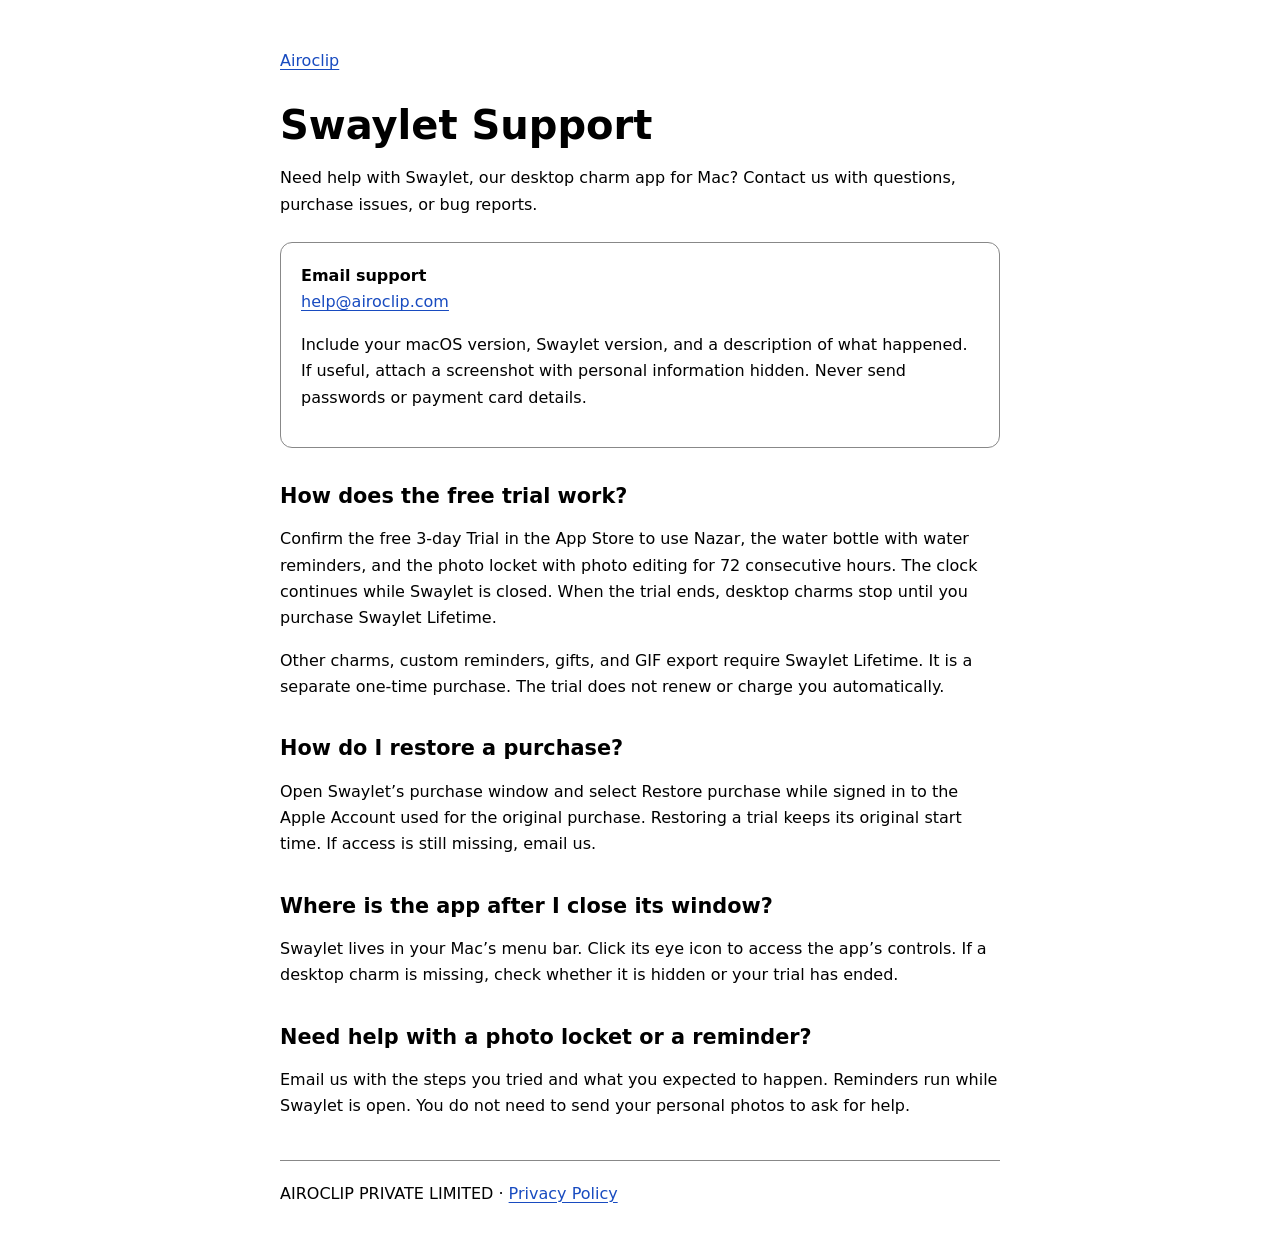
<file: swaylet-support.html>
<!doctype html>
<html lang="en">
<head>
  <meta charset="utf-8">
  <meta name="viewport" content="width=device-width, initial-scale=1">
  <title>Swaylet Support — Airoclip</title>
  <meta name="description" content="Get help with Swaylet desktop charms, purchases, free trials, and photo lockets. Contact help@airoclip.com.">
  <style>
    :root { color-scheme: light dark; font-family: system-ui, sans-serif; line-height: 1.65; }
    body { max-width: 720px; margin: auto; padding: 48px 24px; }
    h1, h2 { line-height: 1.2; }
    h1 { font-size: 2.5rem; margin-bottom: 12px; }
    h2 { margin-top: 36px; font-size: 1.3rem; }
    a { color: light-dark(#184bc0, #a9c6ff); text-underline-offset: 3px; }
    .contact { padding: 20px; border: 1px solid #888; border-radius: 12px; margin: 24px 0; }
    footer { border-top: 1px solid #888; margin-top: 40px; padding-top: 20px; }
  </style>
</head>
<body>
  <main>
    <a href="https://airoclip.com/">Airoclip</a>
    <h1>Swaylet Support</h1>
    <p>Need help with Swaylet, our desktop charm app for Mac? Contact us with questions, purchase issues, or bug reports.</p>
    <div class="contact">
      <strong>Email support</strong><br>
      <a href="mailto:help@airoclip.com?subject=Swaylet%20Support">help@airoclip.com</a>
      <p>Include your macOS version, Swaylet version, and a description of what happened. If useful, attach a screenshot with personal information hidden. Never send passwords or payment card details.</p>
    </div>
    <h2>How does the free trial work?</h2>
    <p>Confirm the free 3-day Trial in the App Store to use Nazar, the water bottle with water reminders, and the photo locket with photo editing for 72 consecutive hours. The clock continues while Swaylet is closed. When the trial ends, desktop charms stop until you purchase Swaylet Lifetime.</p>
    <p>Other charms, custom reminders, gifts, and GIF export require Swaylet Lifetime. It is a separate one-time purchase. The trial does not renew or charge you automatically.</p>
    <h2>How do I restore a purchase?</h2>
    <p>Open Swaylet’s purchase window and select Restore purchase while signed in to the Apple Account used for the original purchase. Restoring a trial keeps its original start time. If access is still missing, email us.</p>
    <h2>Where is the app after I close its window?</h2>
    <p>Swaylet lives in your Mac’s menu bar. Click its eye icon to access the app’s controls. If a desktop charm is missing, check whether it is hidden or your trial has ended.</p>
    <h2>Need help with a photo locket or a reminder?</h2>
    <p>Email us with the steps you tried and what you expected to happen. Reminders run while Swaylet is open. You do not need to send your personal photos to ask for help.</p>
  </main>
  <footer>AIROCLIP PRIVATE LIMITED · <a href="https://airoclip.com/privacy-policy">Privacy Policy</a></footer>
</body>
</html>
</file>
<file: styles/shared.css>
/* Shared base */
* { box-sizing: border-box; margin: 0; padding: 0; }
html, body { width: 100%; }
body { -webkit-font-smoothing: antialiased; -moz-osx-font-smoothing: grayscale; text-rendering: optimizeLegibility; }
img { max-width: 100%; display: block; }
a { color: inherit; text-decoration: none; }
button { font: inherit; cursor: pointer; border: none; background: none; color: inherit; }
:focus-visible { outline: 2px solid currentColor; outline-offset: 2px; }

/* Brand */
:root {
  --brand: #1a40e8;
  --brand-deep: #0f2bb8;
  --brand-glow: 26 64 232;
}

/* Hexagon utility */
.hex-clip { clip-path: polygon(50% 0%, 100% 25%, 100% 75%, 50% 100%, 0% 75%, 0% 25%); }
</file>
<file: styles/studio.css>
/* Direction A — Studio (Dark cinematic) */
.studio {
  --bg: #07070a;
  --bg-2: #0d0d12;
  --bg-3: #14141c;
  --line: rgba(255,255,255,0.08);
  --line-strong: rgba(255,255,255,0.14);
  --text: #f4f4f7;
  --text-dim: #9b9bab;
  --text-faint: #5e5e72;
  --accent: #4d6dff;
  --accent-glow: 77 109 255;
  --brand: #1a40e8;
  font-family: 'Space Grotesk', system-ui, sans-serif;
  background: var(--bg);
  color: var(--text);
  min-height: 100%;
}
.studio .mono { font-family: 'JetBrains Mono', ui-monospace, monospace; font-feature-settings: "ss01"; }
.studio h1, .studio h2, .studio h3, .studio h4 { font-family: 'Space Grotesk', sans-serif; font-weight: 500; letter-spacing: -0.02em; }

/* Page chrome */
.studio .nav {
  position: sticky; top: 0; z-index: 50;
  display: flex; align-items: center; justify-content: space-between;
  padding: 18px 40px;
  background: rgba(7,7,10,0.72);
  backdrop-filter: blur(18px) saturate(140%);
  -webkit-backdrop-filter: blur(18px) saturate(140%);
  border-bottom: 1px solid var(--line);
}
.studio .nav-logo { display: flex; align-items: center; gap: 12px; font-weight: 600; font-size: 18px; letter-spacing: -0.02em; }
.studio .nav-logo .mark { width: 40px; height: 40px; border-radius: 9px; overflow: hidden; display: block; }
.studio .nav-logo .mark img, .studio .nav-logo .mark svg { width: 100%; height: 100%; display: block; object-fit: cover; }
.studio .nav-links { display: flex; gap: 28px; font-size: 14px; color: var(--text-dim); }
.studio .nav-links a { transition: color 0.15s; }
.studio .nav-links a:hover { color: var(--text); }
.studio .nav-cta { display: flex; gap: 10px; align-items: center; }

/* Buttons */
.studio .btn { display: inline-flex; align-items: center; gap: 8px; padding: 11px 18px; border-radius: 999px; font-size: 14px; font-weight: 500; transition: all 0.18s ease; }
.studio .btn-primary { background: var(--brand); color: #fff; }
.studio .btn-primary:hover { background: #2851ff; transform: translateY(-1px); box-shadow: 0 10px 30px -8px rgba(var(--accent-glow), 0.6); }
.studio .btn-ghost { color: var(--text); border: 1px solid var(--line-strong); }
.studio .btn-ghost:hover { background: rgba(255,255,255,0.04); border-color: rgba(255,255,255,0.22); }

/* Hero */
.studio .hero { position: relative; padding: 110px 40px 100px; overflow: hidden; }
.studio .hero-grid {
  position: absolute; inset: 0;
  background-image:
    radial-gradient(ellipse 80% 50% at 50% 0%, rgba(26,64,232,0.18), transparent 60%),
    linear-gradient(rgba(255,255,255,0.025) 1px, transparent 1px),
    linear-gradient(90deg, rgba(255,255,255,0.025) 1px, transparent 1px);
  background-size: auto, 64px 64px, 64px 64px;
  mask-image: linear-gradient(180deg, #000 0%, #000 60%, transparent 100%);
}
.studio .hero-inner { position: relative; max-width: 1280px; margin: 0 auto; }
.studio .hero-tag {
  display: inline-flex; align-items: center; gap: 10px;
  padding: 6px 12px 6px 6px; border-radius: 999px;
  background: rgba(255,255,255,0.04); border: 1px solid var(--line-strong);
  font-size: 12px; color: var(--text-dim); margin-bottom: 28px;
}
.studio .hero-tag .pill { background: var(--brand); color: #fff; padding: 3px 9px; border-radius: 999px; font-size: 11px; font-weight: 600; letter-spacing: 0.02em; }
.studio .hero h1 {
  font-size: clamp(44px, 7vw, 96px);
  line-height: 0.96; letter-spacing: -0.04em;
  font-weight: 500; max-width: 1100px;
}
.studio .hero h1 em {
  font-style: normal;
  background: linear-gradient(180deg, #fff 0%, #6f8bff 100%);
  -webkit-background-clip: text; background-clip: text; color: transparent;
}
.studio .hero-sub {
  margin-top: 28px; max-width: 620px;
  font-size: 19px; line-height: 1.5; color: var(--text-dim);
}
.studio .hero-actions { margin-top: 40px; display: flex; gap: 12px; flex-wrap: wrap; }

/* Hero store badges */
.studio .store-badge {
  display: inline-flex; align-items: center; gap: 12px;
  padding: 12px 22px 12px 18px;
  border-radius: 14px;
  background: #000;
  color: #fff;
  border: 1px solid rgba(255,255,255,0.18);
  text-decoration: none;
  transition: all .18s ease;
  min-height: 60px;
}
.studio .store-badge:hover {
  background: #0a0a0a;
  border-color: rgba(255,255,255,0.4);
  transform: translateY(-1px);
}
.studio .store-badge .bdg-stack { display: flex; flex-direction: column; line-height: 1.05; }
.studio .store-badge .bdg-sm {
  font-size: 10px; letter-spacing: 0.08em; text-transform: uppercase;
  color: rgba(255,255,255,0.7); margin-bottom: 3px;
}
.studio .store-badge .bdg-lg {
  font-family: 'Space Grotesk', system-ui, sans-serif;
  font-size: 19px; font-weight: 600; letter-spacing: -0.01em;
}

/* Hero stats */
.studio .hero-stats {
  margin-top: 80px;
  display: grid; grid-template-columns: repeat(auto-fit, minmax(180px, 1fr)); gap: 1px;
  background: var(--line); border: 1px solid var(--line); border-radius: 16px; overflow: hidden;
}
.studio .hero-stat { padding: 24px 28px; background: var(--bg); }
.studio .hero-stat .label { font-size: 11px; text-transform: uppercase; letter-spacing: 0.12em; color: var(--text-faint); margin-bottom: 12px; }
.studio .hero-stat .value { font-size: 32px; font-weight: 500; letter-spacing: -0.02em; }
.studio .hero-stat .value sup { color: var(--accent); font-size: 18px; vertical-align: super; }
.studio .hero-stat .meta { margin-top: 6px; font-size: 12px; color: var(--text-dim); }

/* Section primitives */
.studio .section { padding: 120px 40px; position: relative; }
.studio .section-inner { max-width: 1280px; margin: 0 auto; }
.studio .eyebrow { display: inline-flex; align-items: center; gap: 8px; font-size: 11px; text-transform: uppercase; letter-spacing: 0.16em; color: var(--text-faint); margin-bottom: 18px; }
.studio .eyebrow::before { content: ""; width: 18px; height: 1px; background: var(--accent); }
.studio .section-title { font-size: clamp(34px, 4.5vw, 56px); line-height: 1.04; letter-spacing: -0.03em; max-width: 900px; }
.studio .section-lede { margin-top: 22px; max-width: 620px; font-size: 17px; line-height: 1.55; color: var(--text-dim); }

/* Tech section */
.studio .tech { background: linear-gradient(180deg, var(--bg) 0%, var(--bg-2) 100%); border-top: 1px solid var(--line); border-bottom: 1px solid var(--line); }
.studio .tech-grid { margin-top: 64px; display: grid; grid-template-columns: 1.2fr 1fr; gap: 48px; align-items: stretch; }
.studio .tech-card {
  background: var(--bg-3); border: 1px solid var(--line); border-radius: 20px;
  padding: 32px; position: relative; overflow: hidden;
}
.studio .tech-card.lg { grid-row: span 2; }
.studio .tech-card h3 { font-size: 24px; margin-bottom: 14px; }
.studio .tech-card p { color: var(--text-dim); font-size: 15px; line-height: 1.55; }
.studio .tech-cards { display: grid; grid-template-rows: 1fr 1fr; gap: 24px; }

/* Personalization viz */
.studio .viz { height: 280px; margin-top: 28px; position: relative; border-radius: 14px; background: linear-gradient(180deg, rgba(26,64,232,0.08), transparent), #0a0a12; border: 1px solid var(--line); overflow: hidden; }
.studio .viz canvas { width: 100%; height: 100%; display: block; }
.studio .viz-legend { position: absolute; left: 18px; bottom: 14px; right: 18px; display: flex; justify-content: space-between; font-size: 11px; color: var(--text-faint); font-family: 'JetBrains Mono', monospace; }

/* Games */
.studio .games { padding-bottom: 0; }
.studio .game-card {
  position: relative; border-radius: 24px; overflow: hidden;
  background: linear-gradient(135deg, #2c1c63 0%, #4d2a8e 50%, #1a40e8 100%);
  border: 1px solid var(--line);
  padding: 56px; min-height: 480px;
  display: grid; grid-template-columns: 1.1fr 1fr; gap: 32px; align-items: center;
  margin-bottom: 32px;
}
.studio .game-card.alt { background: linear-gradient(135deg, #0a1f4a 0%, #1a40e8 50%, #5b3ee8 100%); }
.studio .game-meta { font-family: 'JetBrains Mono', monospace; font-size: 11px; color: rgba(255,255,255,0.7); letter-spacing: 0.1em; text-transform: uppercase; display: flex; gap: 16px; margin-bottom: 24px; }
.studio .game-meta span::before { content: "■ "; color: rgba(255,255,255,0.5); }
.studio .game-card h3 { font-size: 56px; line-height: 1; letter-spacing: -0.03em; color: #fff; margin-bottom: 18px; font-weight: 500; }
.studio .game-card p { color: rgba(255,255,255,0.78); font-size: 16px; line-height: 1.5; max-width: 460px; margin-bottom: 28px; }
.studio .game-stats { display: flex; gap: 32px; margin-bottom: 32px; }
.studio .game-stats div { color: #fff; }
.studio .game-stats .v { font-size: 28px; font-weight: 500; letter-spacing: -0.02em; }
.studio .game-stats .l { font-size: 11px; color: rgba(255,255,255,0.6); text-transform: uppercase; letter-spacing: 0.1em; margin-top: 4px; }
.studio .game-actions { display: flex; gap: 10px; }
.studio .store-btn { display: inline-flex; align-items: center; gap: 10px; padding: 10px 18px; border-radius: 12px; background: #000; color: #fff; border: 1px solid rgba(255,255,255,0.16); font-size: 13px; font-weight: 500; transition: all 0.18s; }
.studio .store-btn:hover { background: #111; border-color: rgba(255,255,255,0.4); }
.studio .game-art { position: relative; height: 100%; display: grid; place-items: center; }
.studio .game-art img { max-width: 100%; max-height: 380px; filter: drop-shadow(0 30px 60px rgba(0,0,0,0.4)); }

/* Phone mock for Hexa Dreams */
.studio .phone { width: 240px; height: 480px; border-radius: 38px; background: #000; border: 8px solid #1a1a22; box-shadow: 0 30px 80px rgba(0,0,0,0.5), inset 0 0 0 1px rgba(255,255,255,0.06); position: relative; overflow: hidden; }
.studio .phone::before { content: ""; position: absolute; top: 8px; left: 50%; transform: translateX(-50%); width: 80px; height: 22px; background: #000; border-radius: 14px; z-index: 3; }
.studio .phone-screen { position: absolute; inset: 0; background: linear-gradient(180deg, #1a0a3a 0%, #5b2ee8 100%); display: grid; place-items: center; }

/* Backed by */
.studio .investors { padding: 100px 40px; border-top: 1px solid var(--line); background: var(--bg); }
.studio .inv-row { display: flex; align-items: center; gap: 28px; margin-top: 48px; flex-wrap: wrap; }
.studio .inv-card { flex: 1 1 260px; padding: 28px; border-radius: 14px; border: 1px solid var(--line); background: var(--bg-2); }
.studio .inv-card .name { font-size: 17px; font-weight: 500; }
.studio .inv-card .role { font-size: 12px; color: var(--text-faint); font-family: 'JetBrains Mono', monospace; text-transform: uppercase; letter-spacing: 0.1em; margin-top: 6px; }

/* Careers banner */
.studio .careers-banner {
  margin: 0 40px 80px; padding: 64px 56px;
  border-radius: 24px;
  background: linear-gradient(135deg, #0c1846 0%, var(--brand) 100%);
  display: grid; grid-template-columns: 1.5fr 1fr; gap: 32px; align-items: center;
  position: relative; overflow: hidden;
  border: 1px solid rgba(255,255,255,0.12);
}
.studio .careers-banner::after {
  content: ""; position: absolute; right: -100px; top: -100px; width: 400px; height: 400px;
  background: radial-gradient(circle, rgba(255,255,255,0.18), transparent 70%);
}
.studio .careers-banner h2 { font-size: 44px; color: #fff; letter-spacing: -0.03em; line-height: 1.05; }
.studio .careers-banner p { color: rgba(255,255,255,0.82); margin-top: 16px; font-size: 16px; max-width: 480px; line-height: 1.5; }
.studio .careers-banner .ca { margin-top: 24px; display: flex; gap: 10px; }
.studio .careers-roles { position: relative; z-index: 1; display: flex; flex-direction: column; gap: 10px; }
.studio .careers-roles-head { font-family: 'JetBrains Mono', monospace; font-size: 11px; letter-spacing: 0.12em; text-transform: uppercase; color: rgba(255,255,255,0.55); margin-bottom: 4px; }
.studio .role-pill { display: flex; justify-content: space-between; align-items: center; padding: 14px 18px; border-radius: 12px; background: rgba(255,255,255,0.08); border: 1px solid rgba(255,255,255,0.12); margin-bottom: 8px; backdrop-filter: blur(8px); transition: all 0.18s; }
.studio .role-pill:hover { background: rgba(255,255,255,0.14); transform: translateX(4px); }
.studio .role-pill .t { color: #fff; font-size: 14px; }
.studio .role-pill .loc { color: rgba(255,255,255,0.6); font-size: 12px; font-family: 'JetBrains Mono', monospace; }
.studio .role-pill .arr { color: #fff; opacity: 0.6; }

/* Footer */
.studio .footer {
  background: var(--bg-2); border-top: 1px solid var(--line);
  padding: 80px 40px 40px;
}
.studio .footer-inner { max-width: 1280px; margin: 0 auto; }
.studio .footer-top { display: grid; grid-template-columns: 2fr 1fr 1fr 1fr 1fr; gap: 48px; padding-bottom: 56px; border-bottom: 1px solid var(--line); }
.studio .footer-brand { max-width: 320px; }
.studio .footer-brand p { color: var(--text-dim); font-size: 14px; line-height: 1.55; margin-top: 16px; }
.studio .footer-col h5 { font-size: 11px; text-transform: uppercase; letter-spacing: 0.16em; color: var(--text-faint); margin-bottom: 18px; font-weight: 500; }
.studio .footer-col a { display: block; font-size: 14px; color: var(--text-dim); margin-bottom: 12px; transition: color 0.15s; }
.studio .footer-col a:hover { color: var(--text); }
.studio .footer-bottom { display: flex; justify-content: space-between; align-items: center; padding-top: 28px; font-size: 12px; color: var(--text-faint); font-family: 'JetBrains Mono', monospace; flex-wrap: wrap; gap: 16px; }
.studio .footer-legal { display: flex; gap: 20px; }
.studio .footer-socials { display: flex; gap: 10px; }
.studio .footer-socials a { width: 34px; height: 34px; border-radius: 10px; border: 1px solid var(--line-strong); display: grid; place-items: center; transition: all 0.18s; color: var(--text-dim); }
.studio .footer-socials a:hover { background: var(--brand); border-color: var(--brand); color: #fff; }

/* Marquee */
.studio .marquee { padding: 28px 0; border-top: 1px solid var(--line); border-bottom: 1px solid var(--line); overflow: hidden; background: var(--bg); }
.studio .marquee-track { display: flex; gap: 64px; animation: marq 36s linear infinite; white-space: nowrap; }
.studio .marquee span { font-family: 'JetBrains Mono', monospace; font-size: 12px; color: var(--text-faint); text-transform: uppercase; letter-spacing: 0.18em; }
.studio .marquee span::before { content: "✦"; margin-right: 64px; color: var(--accent); }
@keyframes marq { from { transform: translateX(0); } to { transform: translateX(-50%); } }

@media (max-width: 900px) {
  .studio .hero { padding: 70px 24px 60px; }
  .studio .section { padding: 80px 24px; }
  .studio .nav { padding: 16px 24px; }
  .studio .nav-links { display: none; }
  .studio .hero-stat { padding: 20px 22px; }
  .studio .hero-stat .value { font-size: 26px; }
  .studio .tech-grid, .studio .game-card, .studio .careers-banner, .studio .footer-top { grid-template-columns: 1fr; }
  .studio .game-card { padding: 36px 28px; }
  .studio .game-card h3 { font-size: 40px; }
  .studio .careers-banner { margin: 0 24px 60px; padding: 40px 24px; }
  .studio .careers-banner h2 { font-size: clamp(28px, 7vw, 42px) !important; max-width: 100% !important; }
  .studio .careers-banner p { font-size: 15px; }
  .studio .role-pill { flex-direction: column; align-items: flex-start; gap: 4px; padding: 14px 16px; }
  .studio .role-pill .loc { font-size: 11px; }
  .studio .role-pill .arr { display: none; }
}
</file>
